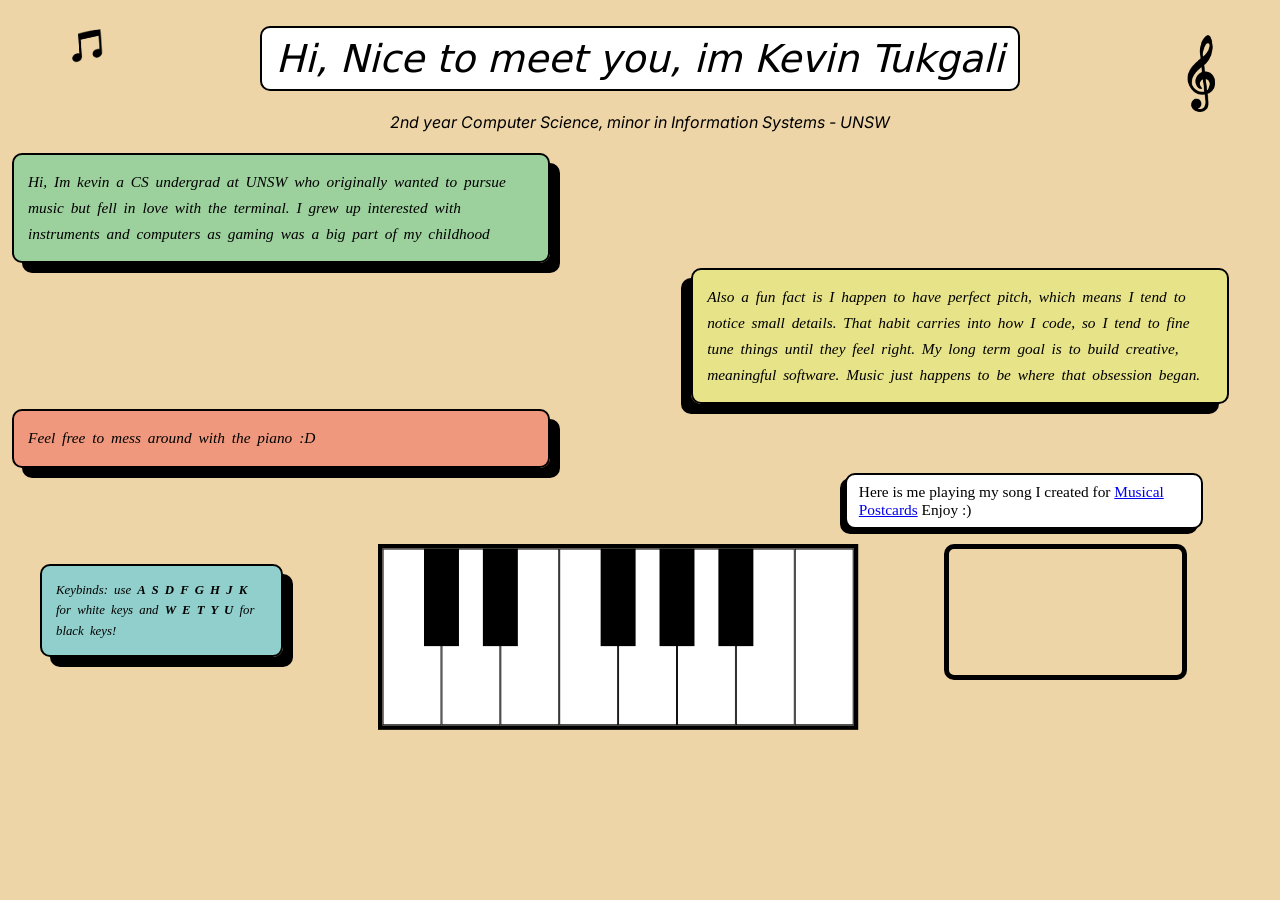
<file: index.html>
<!DOCTYPE html>
<html lang="en">
<head>
    <meta charset="UTF-8">
    <meta name="viewport" content="width=device-width, initial-scale=1.0">
    <title>Kevin Tukgali | Portfolio</title>
    <link rel="stylesheet" href="main.css">
         <link href="https://fonts.googleapis.com/css2?family=Inter:wght@300;400&display=swap" rel="stylesheet" />
         <link rel="icon" href="elements/favicon.png">
    
</head>
<body>


    <img src="elements/g cleff.png" id="gcleff">

    <img src="elements/2notes.png" id="notes2">

<main>
    <div id="page">
    <h1>Hi, Nice to meet you, im Kevin Tukgali</h1>
    <p>2nd year Computer Science, minor in Information Systems - UNSW</p>


        
    <div id="intro">
       Hi, Im kevin a CS undergrad at UNSW who originally wanted to pursue music but fell in love with the terminal. I grew up interested with instruments and computers as gaming was a big part of my childhood
</div>


 <div id="intro2">
    Also a fun fact is I happen to have perfect pitch, which means I tend to notice small details. That habit carries into how I code, so I tend to fine tune things until they feel right. My long term goal is to build creative, meaningful software. Music just happens to be where that obsession began.
</div>

<div id="intro3">
    
Feel free to mess around with the piano :D
 </div>

 <div id="vidheader">
    Here is me playing my song I created for
    <a href="https://musicalpostcards.org/postcards/jakarta-maastricht" target="_blank"> Musical Postcards</a>
    Enjoy :)
</div>

  <div class="row">
<div id="legend">   
    <p1> Keybinds: use <b>A S D F G H J K</b> for white keys and <b>W E T Y U</b> for black keys!
</p1>
</div>


<div id="pianoOut">
  <div id="piano">

    <div class="key-group">
      <div class="keywhite" id="c"></div>
      <div class="keyblack" id="cs"></div>
    </div>

    <div class="key-group">
      <div class="keywhite" id="d"></div>
      <div class="keyblack" id="ds"></div>
    </div>

    <div class="key-group">
      <div class="keywhite" id="e"></div>
    </div>

    <div class="key-group">
      <div class="keywhite" id="f"></div>
      <div class="keyblack" id="fs"></div>
    </div>

    <div class="key-group">
      <div class="keywhite" id="g"></div>
      <div class="keyblack" id="gs"></div>
    </div>

    <div class="key-group">
      <div class="keywhite" id="a"></div>
      <div class="keyblack" id="as"></div>
    </div>

    <div class="key-group">
      <div class="keywhite" id="b"></div>
    </div>

    <div class="key-group">
      <div class="keywhite" id="c2"></div>
    </div>

  </div>
</div>  
<iframe src="https://www.youtube.com/embed/zb5-Ml_z4fs?start=42" allowfullscreen id="ytvid"></iframe>
  </div>






</main>



<!-- <img src="elements/downarrow.png" id="downarr"> -->






<!-- 
    <button id="myproj">
        My projects (Coming soon)
    </button>
     -->


    <script src="main.js"></script>   
</body>
</html>
</file>
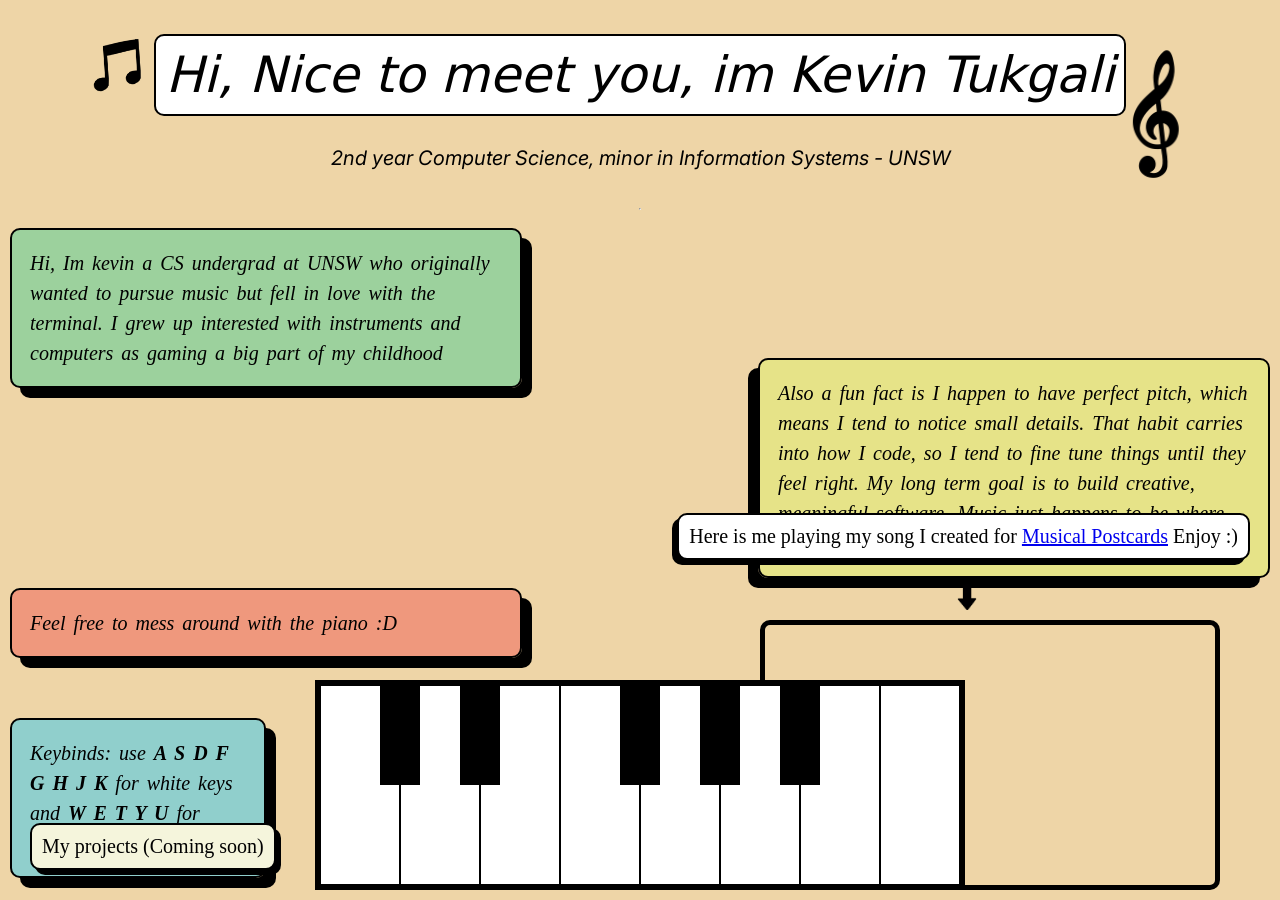
<file: portfolio/main.html>
<!DOCTYPE html>
<html lang="en">
<head>
    <meta charset="UTF-8">
    <meta name="viewport" content="width=device-width, initial-scale=1.0">
    <title>Document</title>
    <link rel="stylesheet" href="main.css">
         <link href="https://fonts.googleapis.com/css2?family=Inter:wght@300;400&display=swap" rel="stylesheet" />
    
</head>
<body>


    <img src="elements/g cleff.png" id="gcleff">

    <img src="elements/2notes.png" id="notes2">

<main>
    <div id="page">
    <h1>Hi, Nice to meet you, im Kevin Tukgali</h1>
    <p>2nd year Computer Science, minor in Information Systems - UNSW</p>

    <hr id="line1">

        
    <div id="intro">
       Hi, Im kevin a CS undergrad at UNSW who originally wanted to pursue music but fell in love with the terminal. I grew up interested with instruments and computers as gaming a big part of my childhood
</div>


 <div id="intro2">
    Also a fun fact is I happen to have perfect pitch, which means I tend to notice small details. That habit carries into how I code, so I tend to fine tune things until they feel right. My long term goal is to build creative, meaningful software. Music just happens to be where that obsession began.
</div>

<div id="intro3">
    
Feel free to mess around with the piano :D
 </div>

<div id="legend">   
    <p1> Keybinds: use <b>A S D F G H J K</b> for white keys and <b>W E T Y U</b> for black keys!
</p1>
</div>

</main>


<div id="vidheader">
    Here is me playing my song I created for
    <a href="https://musicalpostcards.org/postcards/jakarta-maastricht" target="_blank"> Musical Postcards</a>
    Enjoy :)
</div>

<img src="elements/downarrow.png" id="downarr">

<iframe src="https://www.youtube.com/embed/zb5-Ml_z4fs?start=42" allowfullscreen id="ytvid"></iframe>




<div id="pianoOut">
    <div id="piano">
    <div class="keywhite" id="c"></div>
    <div class="keyblack" id="cs"></div>

    <div class="keywhite" id="d"></div>
    <div class="keyblack" id="ds"></div>

    <div class="keywhite" id="e"></div>

    <div class="keywhite" id="f"></div>
    <div class="keyblack" id="fs"></div>

    <div class="keywhite" id="g"></div>
    <div class="keyblack" id="gs"></div>

    <div class="keywhite" id="a"></div>
    <div class="keyblack" id="as"></div>

    <div class="keywhite" id="b"></div>

    <div class="keywhite" id="c2"></div>
    </div>
</div>



    <button id="myproj">
        My projects (Coming soon)
    </button>
    


    <script src="main.js"></script>   
</body>
</html>
</file>
<file: main.css>
* {
  box-sizing: border-box;
}

body {
  margin: 0%;
  background-color: rgb(238, 213, 167);
  background-size: contain;
  overflow-x: hidden;
  font-family: 'Inter', Georgia, 'Times New Roman', Times, serif;
}

#gcleff{
  width: clamp(60px, 8vw, 120px);
  position: absolute;
  right: 60px;
  top: 50px;
  transform: rotate(1deg);
}

#notes2{
  width: clamp(30px, 3vw, 60px);
  position: absolute;
  left: 90px;
  top: 40px;
  transform: rotate(-4deg);
}

main {
  min-height: 100vh;
  display: flex;
  flex-direction: column;
}

main p{
  font-size: 20px;
  align-self: center;
  color: rgb(0, 0, 0);
  font-style: italic;
}

#page h1{
  font-size: clamp(24px, 3.5vw, 50px);
  font-weight: 50;
  font-style: italic;
  align-self: center;
  font-family: system-ui, -apple-system, BlinkMacSystemFont, 'Segoe UI', Roboto, Oxygen, Ubuntu, Cantarell, 'Open Sans', 'Helvetica Neue', sans-serif;
  border: 2px solid black;
  border-radius: 10px;
  padding: 10px;
  margin-bottom: 0px;
  background-color: rgb(255, 255, 255);
}

#page{
  display: flex;
  flex-direction: column;
  gap: 5px;
}

#intro{
  font-family: "Segoe UI";
  border: 2px solid black;
  width: 40vw;
  font-style: italic;
  padding: 18px;
  margin-left: 40px;
  word-spacing: 3px;
  font-size: clamp(14px, 1.5vw, 20px);
  line-height: 30px;
  border-radius: 10px;
  box-shadow: 10px 10px black;
  background-color: #2aca8f6b;
  align-self: flex-start;
}

#intro2{
  margin-top: 0px;
  font-family: "Segoe UI";
  border: 2px solid black;
  width: 40vw;
  font-style: italic;
  padding: 18px;
  margin-right: 10px;
  word-spacing: 3px;
  font-size: clamp(14px, 1.5vw, 20px);
  line-height: 30px;
  border-radius: 10px;
  box-shadow: -10px 10px black;
  background-color: #d6fc4e59;
  align-self: flex-start;
  margin-left: 55vw; 
}

#intro3{
  font-family: "Segoe UI";
  border: 2px solid black;
  width: 40vw;
  font-style: italic;
  padding: 18px;
  margin-left: 40px;
  word-spacing: 3px;
  font-size: clamp(14px, 1.5vw, 20px);
  line-height: 30px;
  border-radius: 10px;
  box-shadow: 10px 10px black;
  background-color: #f13f3f67;
  align-self: flex-start;
}

#legend{
  font-family: "Segoe UI";
  border: 2px solid black;
  width: 20vw;
  font-style: italic;
  margin-top: 50px;
  padding: 18px;
  margin-left: 40px;
  word-spacing: 3px;
  font-size: clamp(12px, 1.2vw, 20px);
  line-height: 30px;
  border-radius: 10px;
  box-shadow: 10px 10px black;
  background-color: #0dc7ff6b;
  align-self: flex-start;
}

#vidheader{
  align-self: flex-start;
  margin-left: 65vw; 
  right: 4%;
  font-size: clamp(14px, 1.5vw, 20px);
  font-family: "Segoe UI";
  padding: 10px;
  background-color: rgb(255, 255, 255);
  border: 2px solid rgb(0, 0, 0);
  border-radius: 10px;
  box-shadow: -5px 5px black;
  z-index: 20;
  max-width: 30vw;

}

#downarr{
  position: absolute;
  width: 2%;
  bottom: 28vh;
  right: 18%;
}

#ytvid{
  width: 21vw;
  height: auto;
  aspect-ratio: 16/9;
  border: 5px solid rgb(0, 0, 0);
  border-radius: 10px;
  align-self: flex-start;
  margin-left: 5vw; 
  margin-top: 10px;
  

}
#piano {
  display: flex;
  flex-direction: row;
  border: 5px solid black;
  margin: 20px auto; 
  width: fit-content;
  margin-left: 10vw; 
  margin-top: 20px;
}
.key-group {
  position: relative;
  width: 5vw;
  max-width: 80px;
  min-width: 30px;
}

.keywhite {
  width: 100%;
  height: 15vw;
  max-height: 200px;
  min-height: 80px;
  background-color: white;
  border: 1px solid black;
}

.keyblack {
  position: absolute;
  top: 0;
  left: 70%;
  width: 60%;
  height: 55%;
  background-color: black;
  z-index: 10;
}

.keywhite, .keyblack {
  cursor: pointer;
  user-select: none;
  transition: filter 0.05s ease;
}

.keywhite:active, .keywhite.pressed {
  filter: brightness(0.7);
}

.keyblack:active, .keyblack.pressed {
  filter: brightness(1.2);
  background-color: rgb(53, 50, 50);
}

#myproj:active{
  transform: rotate(10deg);
}

#myproj{
  position: absolute;
  bottom: 30px;
  left: 30px;
  font-size: 20px;
  font-family: "Segoe UI";
  padding: 10px;
  border: 2px solid rgb(0, 0, 0);
  border-radius: 10px;
  background-color: beige;
  box-shadow: 5px 5px black;
}

@keyframes popin {
  0% {
    opacity: 0;
    transform: scale(0.6) translateY(100px);
  }
  70% {
    opacity: 1;
    transform: scale(1.12) translateY(0);
  }
  100% {
    opacity: 1;
    transform: scale(1) translateY(0);
  }
}

#intro,
#intro2,
#intro3,
#vidheader,
#legend {
  opacity: 0;
  transform: scale(0.6) translateY(10px);
  animation: popin 600ms ease-out forwards;
}

#intro {
  animation-delay: 100ms;
}

#intro2 {
  animation-delay: 300ms;
}

#intro3 {
  animation-delay: 500ms;
}

#vidheader{
  animation-delay: 800ms;
}

#legend{
  animation-delay: 900ms;
  flex-shrink: 0;
}
.row {
  display: flex;

}

/* macbook and smaller screens */
@media (max-width: 1500px) {

  #page {
    gap: 5px;
  }

  #page h1 {
    font-size: clamp(22px, 3vw, 42px);
    padding: 8px 14px;
  }

  main p {
    font-size: 16px;
  }

  #gcleff {
    width: clamp(50px, 6vw, 90px);
    right: 40px;
    top: 35px;
  }

  #notes2 {
    width: clamp(24px, 2.5vw, 45px);
    left: 70px;
    top: 30px;
  }

  #intro,
  #intro2,
  #intro3 {
    width: 42vw;
    padding: 14px;
    line-height: 1.7;
    font-size: clamp(13px, 1.2vw, 18px);
  }

  #intro {
    margin-left: 22px;
  }

  #intro2 {
    margin-left: 54vw;
    margin-right: 0;
  }

  #intro3 {
    margin-left: 22px;
  }

  #vidheader {
    margin-left: 66vw;
    max-width: 28vw;
    font-size: clamp(13px, 1.2vw, 18px);
    padding: 8px 12px;
  }

  .row {
    align-items: flex-start;
    gap: 18px;
  }

  #legend {
    width: 19vw;
    padding: 14px;
    font-size: clamp(11px, 1vw, 16px);
    line-height: 1.6;
    margin-top: 30px;
  }

  #legend p {
    margin: 0;
  }

  #piano {
    margin-left: 6vw;
    margin-top: 10px;
    transform: scale(0.92);
    transform-origin: top left;
  }

  #ytvid {
    width: 19vw;
    margin-left: 2vw;
  }
}

/* even smaller */
@media (max-width: 1300px) {

  #page {
    gap: 5px;
  }

  #page h1 {
    font-size: clamp(22px, 3vw, 42px);
    padding: 8px 14px;
  }

  main p {
    font-size: 16px;
  }

  #gcleff {
    width: clamp(50px, 6vw, 90px);
    right: 40px;
    top: 35px;
  }

  #notes2 {
    width: clamp(24px, 2.5vw, 45px);
    left: 70px;
    top: 30px;
  }

  #intro,
  #intro2,
  #intro3 {
    width: 42vw;
    padding: 14px;
    line-height: 1.7;
    font-size: clamp(13px, 1.2vw, 18px);
  }

  #intro {
    margin-left: 12px;
  }

  #intro2 {
    margin-left: 54vw;
    margin-right: 0;
  }

  #intro3 {
    margin-left: 12px;
  }

  #vidheader {
    margin-left: 66vw;
    max-width: 28vw;
    font-size: clamp(13px, 1.2vw, 18px);
    padding: 8px 12px;
  }

  .row {
    align-items: flex-start;
    gap: 18px;
  }

  #legend {
    width: 19vw;
    padding: 14px;
    font-size: clamp(11px, 1vw, 16px);
    line-height: 1.6;
    margin-top: 30px;
  }

  #legend p {
    margin: 0;
  }

  #piano {
    margin-left: 6vw;
    margin-top: 10px;
    transform: scale(0.92);
    transform-origin: top left;
  }

  #ytvid {
    width: 19vw;
    margin-left: 2vw;
  }
}
/* 
mobile layout
 */
@media (max-width: 1100px) {

  #page {
    align-items: center;
    gap: 18px;
  }

  #page p{
    margin-left: 3vw;
  }
  /* #gcleff{
    visibility: hidden;
  }

#notes2{
  visibility: hidden;
} */
  #intro,
  #intro2,
  #intro3 {
    width: 80vw;
    margin-left: 0;
    margin-right: 0;
    align-self: center;
  }

  #vidheader {
    margin-left: 0;
    align-self: center;
    max-width: 80vw;
    text-align: center;
    margin-bottom: 10px;
  }

  .row {
    flex-direction: column;
    align-items: center;
    gap: 25px;
  }

  #legend {
    width: 80vw;
    margin-left: 0;
    align-self: center;
  }

  #legend p {
    margin: 0;
  }

  #piano {
    margin-left: 0;
  }

  #ytvid {
    width: 80vw;
    margin-left: 0;
  }
}


/* 
mobile layout
 */
@media (max-width: 600px) {

  #page {
    align-items: center;
    gap: 18px;
  }

    #page p{
    margin-left: 3vw;
  }

  #gcleff{
    visibility: hidden;
  }

#notes2{
  visibility: hidden;
}
  #intro,
  #intro2,
  #intro3 {
    width: 80vw;
    margin-left: 0;
    margin-right: 0;
    align-self: center;
  }

  #vidheader {
    margin-left: 0;
    align-self: center;
    max-width: 80vw;
    text-align: center;
    margin-bottom: 10px;
  }

  .row {
    flex-direction: column;
    align-items: center;
    gap: 25px;
  }

  #legend {
    width: 80vw;
    margin-left: 0;
    align-self: center;
  }

  #legend p {
    margin: 0;
  }

  #piano {
    margin-left: 0;
  }

  #ytvid {
    width: 80vw;
    margin-left: 0;
  }
}
</file>
<file: portfolio/main.css>
* {
  box-sizing: border-box;
}

body {
  margin: 0%;
  /* background:linear-gradient(#ffffff, #4ee7ec93); */
  /* background:radial-gradient(#ffffff,#1eddff86); */
  background-color: rgb(238, 213, 167);
  background-size: contain;
  overflow-x: hidden;
  font-family:  'Inter', Georgia, 'Times New Roman', Times, serif;
}

#gcleff{
  width: 10%;
  position: absolute;
  right: 60px;
  top: 50px;
  transform: rotate(1deg);
}


#notes2{
  width: 4%;
  position: absolute;
  left: 90px;
  top: 40px;
  transform: rotate(-4deg);
}


main {
  min-height: 100vh;
  display: flex;
  flex-direction: column;
}

main p{
font-size: 20px;
align-self: center;
color: rgb(0, 0, 0);
font-style: italic;
}


#page h1{
  font-size: 50px;
  font-weight:50;
  font-style:italic;
  align-self:center;
  font-family: system-ui, -apple-system, BlinkMacSystemFont, 'Segoe UI', Roboto, Oxygen, Ubuntu, Cantarell, 'Open Sans', 'Helvetica Neue', sans-serif;
  border: 2px solid black;
  border-radius: 10px;
  padding: 10px;
  margin-bottom: 0px;
  background-color: rgb(255, 255, 255);
}

#page{
  display: flex;
  flex-direction: column;
  gap:10px;


}



#intro{
  font-size: 40px;
 font-family: "Segoe UI";
  border: 2px black;
  border-style:solid;
  width: 40vw;
  font-style:italic;
  padding: 18px;
  margin-left: 10px;
  word-spacing: 3px;
  font-size: 20px;
  line-height: 30px;
  border-radius: 10px;
  box-shadow: 10px 10px black;


  background-color: #2aca8f6b;
  align-self: flex-start;


}

#intro2{
  font-size: 40px;
  margin-top:-40px;
  font-family: "Segoe UI";
  border: 2px black;
  border-style:solid;
  width: 40vw;
  font-style:italic;
  padding: 18px;
  margin-right: 10px;
  word-spacing: 3px;
  font-size: 20px;
  line-height: 30px;
  border-radius: 10px;
  box-shadow: -10px 10px black;
  background-color: #d6fc4e59;
  align-self: flex-end;
}

#intro3{
  font-size: 40px;
  font-family: "Segoe UI";
  border: 2px black;
  border-style:solid;
  width: 40vw;
  font-style:italic;
  padding: 18px;
  margin-left: 10px;
  word-spacing: 3px;
  font-size: 20px;
  line-height: 30px;
  border-radius: 10px;
  box-shadow: 10px 10px black;
  background-color: #f13f3f67;
  align-self: flex-start;
}

#legend{
  font-size: 40px;
  font-family: "Segoe UI";
  border: 2px black;
  border-style:solid;
  width: 20vw;
  font-style:italic;
  margin-top: 50px;
  padding: 18px;
  margin-left: 10px;
  word-spacing: 3px;
  font-size: 20px;
  line-height: 30px;
  border-radius: 10px;
  box-shadow: 10px 10px black;
  background-color: #0dc7ff6b;
  align-self: flex-start;
}

#vidheader{
  position:absolute;
  bottom: 340px;
  right:30px;
  font-size: 20px;
  font-family: "Segoe UI";
  padding: 10px;
  background-color: rgb(255, 255, 255);
  border: 2px solid rgb(0, 0, 0);
  border-radius: 10px;
  box-shadow: -5px 5px black;
}

#downarr{
  position: absolute;
  width: 2%;
  bottom: 290px;
  right: 300px;
}

#ytvid{
  position:absolute;
  bottom: 10px;
  width: 460px;
  height:270px;
  right: 60px;
  border: 5px solid rgb(0, 0, 0);
  border-radius: 10px;

}

#piano{
  position: fixed;
  bottom: 10px;
  left: 50%;
  transform: translateX(-50%);
  display: flex;
  border: 5px solid black;

}



.keywhite{
  height: 200px;
  width: 80px;           
  background-color: white;
  border: 1px solid black;
}

.keyblack{
  position: absolute;
  height: 100px;
  width: 40px;           
  background-color: black;
  z-index: 10;
}

#cs{
    position: absolute;
    bottom: 100px;
    left: 60px;
}

#ds{
    position: absolute;
    bottom: 100px;
    left: 140px;
}

#fs{
    position: absolute;
    bottom: 100px;
    left: 300px;
}

#gs{
    position: absolute;
    bottom: 100px;
    left: 380px;
}

#as{
    position: absolute;
    bottom: 100px;
    left: 460px;
}



.keywhite, .keyblack {
  cursor: pointer;
  user-select: none;
  transition: filter 0.05s ease;
}


.keywhite:active {
  filter: brightness(0.7);
}

.keyblack:active {
  filter: brightness(1.2);
  background-color: rgb(53, 50, 50);
}

.keywhite.pressed {
  filter: brightness(0.7);
}

.keyblack.pressed {
  filter: brightness(1.2);
  background-color: rgb(53, 50, 50);
}

#myproj:active{
  transform: rotate(10deg);

}

#myproj{
  position:absolute;
  bottom: 30px;
  left:30px;
  font-size: 20px;
  font-family: "Segoe UI";
  padding: 10px;
  border: 2px solid rgb(0, 0, 0);
  border-radius: 10px;
  background-color: beige;
  box-shadow: 5px 5px black;
  
}

@keyframes popin {
    0% {
    opacity: 0;
    transform: scale(0.6) translateY(100px);
  }
  70% {
    opacity: 1;
    transform: scale(1.12) translateY(0);
  }
  100% {
    opacity: 1;
    transform: scale(1) translateY(0);
  }
}

#intro,
#intro2,
#intro3,
#vidheader,#legend {
  opacity: 0;
  transform: scale(0.6) translateY(10px);
  animation: popin 600ms ease-out forwards;
}

#intro {
  animation-delay: 100ms;
}

#intro2 {
  animation-delay: 300ms;
}

#intro3 {
  animation-delay: 500ms;
}

#vidheader{
  animation-delay: 800ms;

}

#legend{
    animation-delay: 900ms;
}
</file>
